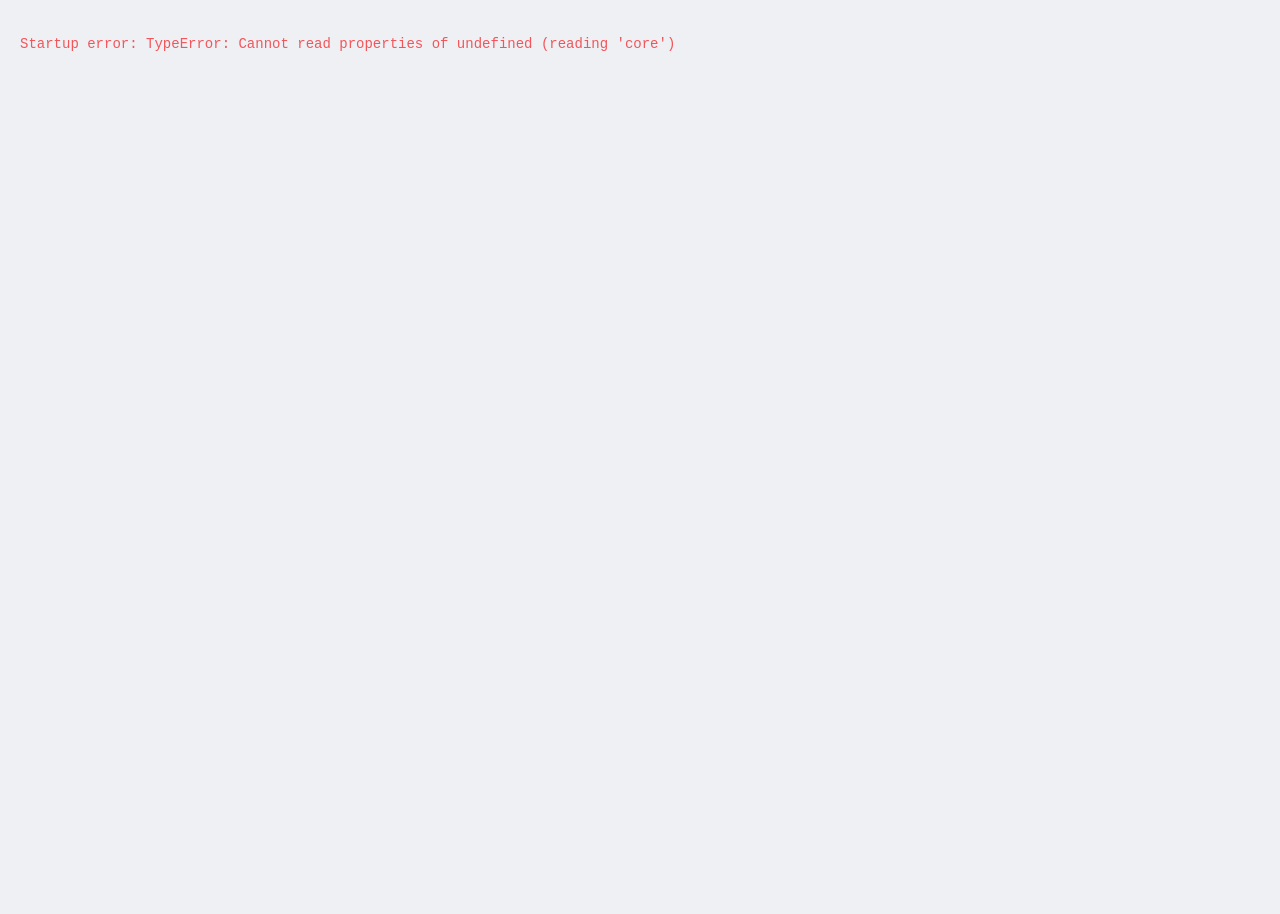
<file: ui/index.html>
<!doctype html>
<html lang="en">
<head>
  <meta charset="utf-8">
  <meta name="viewport" content="width=device-width, initial-scale=1">
  <title>MINI KEYBOARD</title>
  <link rel="stylesheet" href="styles.css">
  <script type="module" src="app.js"></script>
</head>
<body>
  <div class="app">
    <header class="topbar">
      <div class="brand"><img src="icon.svg" alt=""><span>MINI KEYBOARD</span></div>
      <div class="device-pill" id="device"><span class="dot"></span><span class="name">…</span><span class="meta"></span></div>
      <div class="spacer"></div>
      <select class="select" id="model"></select>
      <div class="sep"></div>
      <div class="group">
        <button class="btn icon ghost" id="btn-new"></button>
        <button class="btn icon ghost" id="btn-open"></button>
        <button class="btn icon ghost" id="btn-save"></button>
      </div>
      <div class="sep"></div>
      <button class="btn" id="btn-read"></button>
      <button class="btn primary" id="btn-write"></button>
      <div class="sep"></div>
      <select class="select lang" id="lang"></select>
      <div class="progress" id="progress"></div>
    </header>
    <main class="main" id="main">
      <section class="stage" id="stage"></section>
      <aside class="inspector" id="inspector"></aside>
    </main>
  </div>
  <div class="toasts" id="toasts"></div>
  <div id="modal-root"></div>
</body>
</html>
</file>
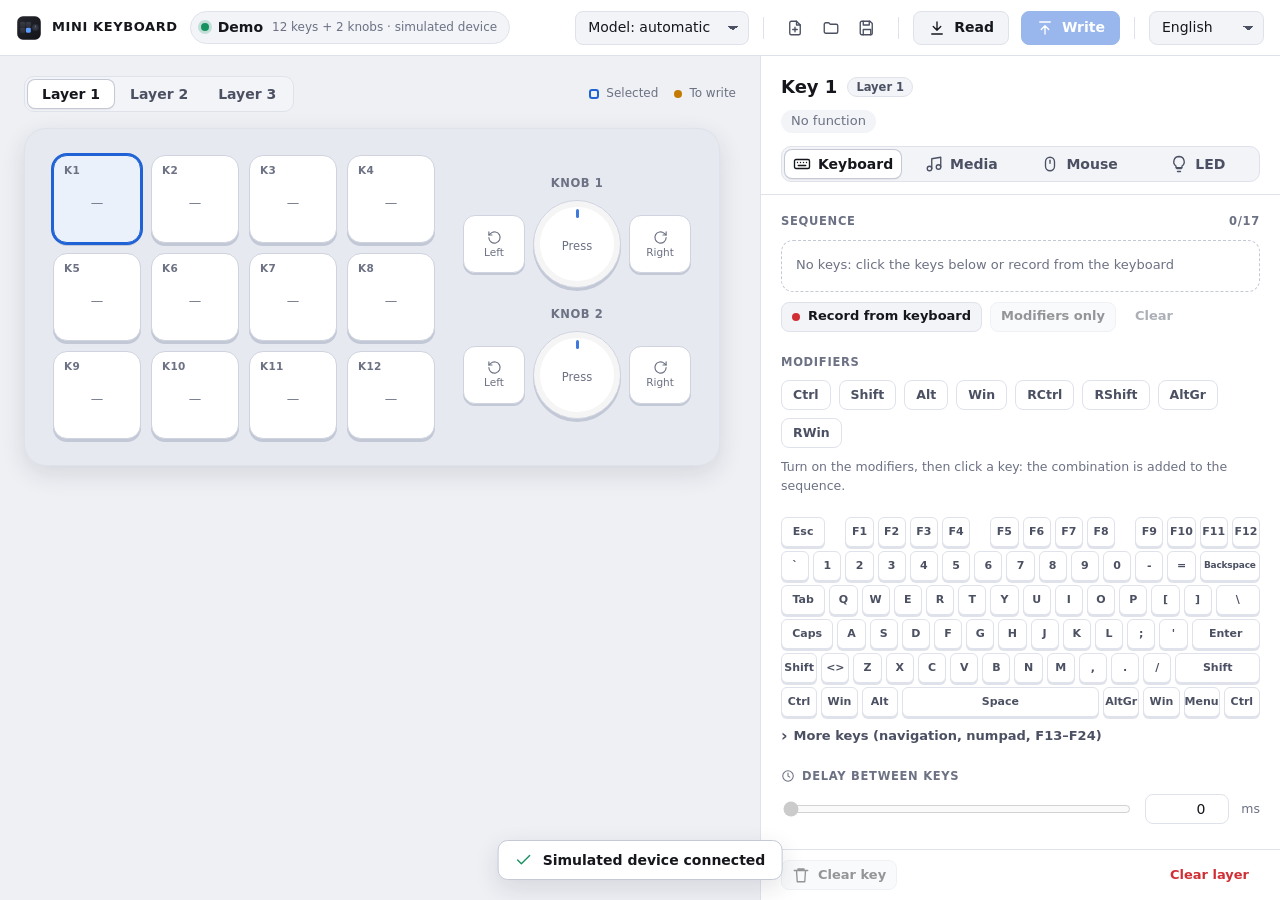
<file: dev/preview.html>
<!doctype html>
<html lang="en">
<head>
  <meta charset="utf-8">
  <meta name="viewport" content="width=device-width, initial-scale=1">
  <title>MINI KEYBOARD (preview)</title>
  <link rel="stylesheet" href="../ui/styles.css">
  <script src="mock.js"></script>
  <script type="module" src="../ui/app.js"></script>
</head>
<body>
  <!-- keep in sync with ui/index.html (body only) -->
  <div class="app">
    <header class="topbar">
      <div class="brand"><img src="../ui/icon.svg" alt=""><span>MINI KEYBOARD</span></div>
      <div class="device-pill" id="device"><span class="dot"></span><span class="name">…</span><span class="meta"></span></div>
      <div class="spacer"></div>
      <select class="select" id="model"></select>
      <div class="sep"></div>
      <div class="group">
        <button class="btn icon ghost" id="btn-new"></button>
        <button class="btn icon ghost" id="btn-open"></button>
        <button class="btn icon ghost" id="btn-save"></button>
      </div>
      <div class="sep"></div>
      <button class="btn" id="btn-read"></button>
      <button class="btn primary" id="btn-write"></button>
      <div class="sep"></div>
      <select class="select lang" id="lang"></select>
      <div class="progress" id="progress"></div>
    </header>
    <main class="main" id="main">
      <section class="stage" id="stage"></section>
      <aside class="inspector" id="inspector"></aside>
    </main>
  </div>
  <div class="toasts" id="toasts"></div>
  <div id="modal-root"></div>
</body>
</html>
</file>
<file: ui/styles.css>
/* MINI KEYBOARD – graphite UI, single blue accent. Tokens first, components after. */
:root {
  color-scheme: dark;
  --bg: #0d0e11;
  --bg-elev: #131519;
  --panel: #191b20;
  --panel-2: #20232a;
  --line: #292c34;
  --line-strong: #3a3e49;
  --text: #e9eaee;
  --text-2: #a6aab6;
  --text-3: #7d8190;
  --accent: #5b9cff;
  --accent-2: #8dbaff;
  --accent-btn: #3574e8;
  --accent-btn-hover: #4a85f2;
  --accent-soft: rgba(91, 156, 255, 0.16);
  --ok: #3ecf8e;
  --warn: #e8a53c;
  --danger: #f06a6e;
  --danger-soft: rgba(240, 106, 110, 0.14);
  --cap: #23262e;
  --cap-edge: #343845;
  --cap-shadow: #0a0b0d;
  --device: #15171c;
  --shadow: 0 8px 24px rgba(0, 0, 0, 0.35);
  --radius: 12px;
  --radius-sm: 8px;
  --font: "Inter", "Cantarell", "Noto Sans", system-ui, sans-serif;
  --mono: "JetBrains Mono", "Fira Code", "DejaVu Sans Mono", ui-monospace, monospace;
  --cap-size: 88px;
}

@media (prefers-color-scheme: light) {
  :root {
    color-scheme: light;
    --bg: #eef0f4;
    --bg-elev: #ffffff;
    --panel: #ffffff;
    --panel-2: #f2f4f8;
    --line: #dfe2ea;
    --line-strong: #c5c9d6;
    --text: #15171c;
    --text-2: #4b5062;
    --text-3: #6c7183;
    --accent: #1f62d6;
    --accent-2: #1f62d6;
    --accent-btn: #1f62d6;
    --accent-btn-hover: #2f70e4;
    --accent-soft: rgba(31, 98, 214, 0.1);
    --ok: #16915f;
    --warn: #c47a00;
    --danger: #cf2f35;
    --danger-soft: rgba(207, 47, 53, 0.1);
    --cap: #ffffff;
    --cap-edge: #cfd3df;
    --cap-shadow: #c3c8d6;
    --device: #e6e9f0;
    --shadow: 0 8px 24px rgba(30, 36, 60, 0.12);
  }
}

* { box-sizing: border-box; }
html, body { height: 100%; margin: 0; }
body {
  background: var(--bg);
  color: var(--text);
  font: 14px/1.45 var(--font);
  -webkit-font-smoothing: antialiased;
  user-select: none;
  overflow: hidden;
}
button, input, select { font: inherit; color: inherit; }
button { cursor: pointer; }
:focus-visible { outline: 2px solid var(--accent); outline-offset: 2px; }
svg.i { width: 18px; height: 18px; flex: none; stroke: currentColor; fill: none; stroke-width: 1.8;
  stroke-linecap: round; stroke-linejoin: round; }

/* ---------- app shell ---------- */
.app { display: grid; grid-template-rows: 56px 1fr; height: 100vh; }
.topbar {
  display: flex; align-items: center; gap: 12px; padding: 0 16px; min-width: 0;
  border-bottom: 1px solid var(--line); background: var(--bg-elev); position: relative;
}
.brand { display: flex; align-items: center; gap: 10px; font-weight: 650; font-size: 13px; letter-spacing: 0.6px; white-space: nowrap; }
.brand img { width: 26px; height: 26px; border-radius: 7px; }
.spacer { flex: 1; }
.progress { position: absolute; left: 0; bottom: -1px; height: 2px; background: var(--accent);
  width: 0; transition: width 0.2s ease, opacity 0.3s; opacity: 0; }
.progress.on { opacity: 1; }

.device-pill {
  display: flex; align-items: center; gap: 9px; padding: 5px 12px 5px 10px; border-radius: 999px;
  background: var(--panel-2); border: 1px solid var(--line); min-width: 0; flex: 0 1 auto;
}
.device-pill .dot { width: 8px; height: 8px; border-radius: 50%; background: var(--text-3); flex: none; }
.device-pill.connected .dot { background: var(--ok); box-shadow: 0 0 0 3px color-mix(in srgb, var(--ok) 22%, transparent); }
.device-pill.permission .dot, .device-pill.error .dot { background: var(--warn); }
.device-pill .name { font-weight: 600; white-space: nowrap; }
.device-pill .meta { color: var(--text-3); font-size: 12px; white-space: nowrap; overflow: hidden; text-overflow: ellipsis; min-width: 0; }

.select {
  appearance: none; background-color: var(--panel-2); border: 1px solid var(--line); border-radius: var(--radius-sm);
  height: 34px; padding: 0 30px 0 12px; color: var(--text); max-width: 230px; text-overflow: ellipsis;
  background-image: linear-gradient(45deg, transparent 50%, var(--text-2) 50%),
    linear-gradient(135deg, var(--text-2) 50%, transparent 50%);
  background-position: calc(100% - 15px) 52%, calc(100% - 10px) 52%;
  background-size: 5px 5px; background-repeat: no-repeat;
}
.select:hover:not(:disabled) { border-color: var(--line-strong); }
.select:focus { outline: none; border-color: var(--accent); box-shadow: 0 0 0 3px var(--accent-soft); }
.select.lang { max-width: 128px; flex: none; }

.btn {
  display: inline-flex; align-items: center; gap: 8px; height: 34px; padding: 0 14px; border-radius: var(--radius-sm);
  border: 1px solid var(--line); background: var(--panel-2); color: var(--text); font-weight: 550;
  transition: background 0.15s, border-color 0.15s, transform 0.05s, opacity 0.15s; white-space: nowrap;
}
.btn:hover:not(:disabled) { border-color: var(--line-strong); background: var(--panel); }
.btn:active:not(:disabled) { transform: translateY(1px); }
.btn:disabled { opacity: 0.45; cursor: default; }
.btn.primary { background: var(--accent-btn); border-color: var(--accent-btn); color: #fff; }
.btn.primary:hover:not(:disabled) { background: var(--accent-btn-hover); border-color: var(--accent-btn-hover); }
.btn.ghost { background: transparent; border-color: transparent; color: var(--text-2); }
.btn.ghost:hover:not(:disabled) { background: var(--panel-2); color: var(--text); border-color: transparent; }
.btn.icon { width: 34px; padding: 0; justify-content: center; }
.btn.danger { color: var(--danger); }
.btn.danger.primary { background: var(--danger); border-color: var(--danger); color: #fff; }
.btn.sm { height: 30px; padding: 0 10px; font-size: 13px; }
.btn.rec.on { background: var(--danger-soft); border-color: var(--danger); color: var(--danger); }
.btn.rec.on .recdot { animation: pulse 1s infinite; }
.recdot { width: 8px; height: 8px; border-radius: 50%; background: var(--danger); }
@keyframes pulse { 50% { opacity: 0.25; } }
.badge { min-width: 20px; height: 20px; padding: 0 6px; border-radius: 10px; background: rgba(255, 255, 255, 0.22);
  font-size: 12px; font-weight: 650; display: inline-grid; place-items: center; }
.group { display: flex; gap: 2px; align-items: center; }
.sep { width: 1px; height: 22px; background: var(--line); margin: 0 2px; flex: none; }

/* ---------- main ---------- */
.main { display: grid; grid-template-columns: minmax(0, 1fr) 520px; min-height: 0; }
.main.locked { pointer-events: none; }
.main.locked .stage, .main.locked .inspector { opacity: 0.6; transition: opacity 0.2s; }

.stage { padding: 20px 24px 24px; overflow: auto; display: flex; flex-direction: column; gap: 16px; min-width: 0; }
.stage-head { display: flex; align-items: center; gap: 14px; flex-wrap: wrap; }

.segmented { display: inline-flex; padding: 3px; gap: 2px; background: var(--panel-2); border: 1px solid var(--line);
  border-radius: 10px; }
.segmented button {
  border: 0; background: transparent; color: var(--text-2); padding: 0 14px; height: 28px; border-radius: 7px;
  font-weight: 550; display: inline-flex; align-items: center; gap: 7px; position: relative; white-space: nowrap;
}
.segmented button:hover:not(:disabled) { color: var(--text); }
.segmented button:disabled { opacity: 0.4; cursor: default; }
.segmented button.on { background: var(--bg-elev); color: var(--text); box-shadow: 0 0 0 1px var(--line-strong), 0 1px 2px rgba(0, 0, 0, 0.18); }
.segmented button .pip { width: 6px; height: 6px; border-radius: 50%; background: var(--warn); }
.segmented.full { display: flex; }
.segmented.full button { flex: 1; justify-content: center; padding: 0 6px; }

.banner {
  display: flex; align-items: center; gap: 12px; padding: 11px 14px; border-radius: var(--radius);
  background: var(--panel); border: 1px solid var(--line); color: var(--text-2);
}
.banner .i { color: var(--text-3); }
.banner.warn { border-color: color-mix(in srgb, var(--warn) 50%, transparent); background: color-mix(in srgb, var(--warn) 9%, var(--panel)); color: var(--text); }
.banner.warn .i { color: var(--warn); }
.banner .grow { flex: 1; }

/* device body */
.device {
  align-self: flex-start; max-width: 100%; display: flex; gap: 28px; align-items: center; padding: 26px 28px;
  border-radius: 22px; background: var(--device); border: 1px solid var(--line); box-shadow: var(--shadow);
}
.device.stack { flex-direction: column; align-items: stretch; gap: 22px; }
.keys { display: grid; gap: 10px; grid-template-columns: repeat(var(--cols, 4), minmax(0, var(--cap-size))); min-width: 0; }
.knobs { display: flex; flex-direction: column; gap: 18px; flex: none; }
.device.stack .knobs { flex-direction: row; flex-wrap: wrap; justify-content: center; gap: 18px 30px;
  padding-top: 20px; border-top: 1px solid var(--line); }

.cap {
  width: 100%; aspect-ratio: 1; border-radius: 14px; border: 1px solid var(--cap-edge); position: relative; min-width: 0;
  background: var(--cap); color: var(--text); box-shadow: 0 3px 0 var(--cap-shadow);
  display: flex; flex-direction: column; justify-content: center; align-items: center; padding: 14px 6px 8px;
  transition: transform 0.08s, border-color 0.15s, box-shadow 0.15s;
}
.cap:hover { border-color: var(--line-strong); transform: translateY(-1px); }
.cap:active { transform: translateY(2px); box-shadow: 0 1px 0 var(--cap-shadow); }
.cap .id { position: absolute; top: 7px; left: 10px; font-size: 10.5px; color: var(--text-3); font-weight: 600; letter-spacing: 0.3px; }
.cap .lbl { font-size: 12.5px; font-weight: 600; text-align: center; line-height: 1.2; overflow: hidden; max-width: 100%;
  display: -webkit-box; -webkit-line-clamp: 3; -webkit-box-orient: vertical; overflow-wrap: break-word; }
.cap .lbl.empty { color: var(--text-3); font-weight: 500; }
.cap .kind { position: absolute; bottom: 6px; right: 8px; color: var(--text-3); }
.cap .kind .i { width: 13px; height: 13px; }
.cap.dirty::after, .dial.dirty::after, .turn.dirty::after { content: ""; position: absolute; top: 7px; right: 7px; width: 8px; height: 8px;
  border-radius: 50%; background: var(--warn); box-shadow: 0 0 0 2px var(--cap); }
.cap.sel, .dial.sel, .turn.sel { border-color: var(--accent); background: color-mix(in srgb, var(--accent) 9%, var(--cap));
  box-shadow: 0 0 0 2px var(--accent), 0 3px 0 var(--cap-shadow); }

.knob { display: grid; grid-template-columns: 62px 88px 62px; align-items: center; gap: 8px; }
.knob-title { grid-column: 1 / -1; font-size: 11.5px; color: var(--text-3); font-weight: 650; text-align: center;
  text-transform: uppercase; letter-spacing: 0.6px; }
.dial {
  width: 88px; height: 88px; border-radius: 50%; position: relative; border: 1px solid var(--cap-edge);
  background: var(--cap); box-shadow: 0 3px 0 var(--cap-shadow), inset 0 0 0 6px color-mix(in srgb, var(--text) 4%, transparent);
  display: grid; place-items: center; padding: 14px; text-align: center; transition: transform 0.08s, border-color 0.15s;
}
.dial:hover { border-color: var(--line-strong); }
.dial:active { transform: translateY(2px); box-shadow: 0 1px 0 var(--cap-shadow); }
.dial::before { content: ""; position: absolute; top: 8px; left: 50%; width: 3px; height: 9px; margin-left: -1.5px;
  border-radius: 2px; background: var(--accent); opacity: 0.85; }
.dial .lbl { font-size: 11.5px; font-weight: 600; line-height: 1.15; margin-top: 6px; max-width: 100%; overflow: hidden;
  display: -webkit-box; -webkit-line-clamp: 2; -webkit-box-orient: vertical; overflow-wrap: anywhere; }
.dial .lbl.empty { color: var(--text-3); font-weight: 500; }
.dial.ghost { border-style: dashed; background: transparent; box-shadow: none; opacity: 0.5; }
.dial.ghost::before { display: none; }
.turn {
  height: 58px; border-radius: 12px; border: 1px solid var(--cap-edge); position: relative; min-width: 0;
  background: var(--cap); padding: 6px 3px;
  display: flex; flex-direction: column; align-items: center; justify-content: center; gap: 2px;
  box-shadow: 0 2px 0 var(--cap-shadow); transition: transform 0.08s, border-color 0.15s;
}
.turn:hover { border-color: var(--line-strong); }
.turn:active { transform: translateY(1px); box-shadow: 0 1px 0 var(--cap-shadow); }
.turn .i { width: 15px; height: 15px; color: var(--text-3); }
.turn.sel .i { color: var(--accent-2); }
.turn .lbl { font-size: 10.5px; font-weight: 600; text-align: center; line-height: 1.1; overflow: hidden; max-width: 100%;
  display: -webkit-box; -webkit-line-clamp: 2; -webkit-box-orient: vertical; overflow-wrap: anywhere; }
.turn .lbl.empty { color: var(--text-3); font-weight: 500; }
.turn.ghost { visibility: hidden; }
.dirty::after { pointer-events: none; }
.turn.dirty::after { top: 5px; right: 5px; }

.legend { display: flex; gap: 16px; color: var(--text-3); font-size: 12px; flex-wrap: wrap; }
.legend span { display: inline-flex; align-items: center; gap: 7px; }
.legend .sw { display: inline-block; width: 10px; height: 10px; border-radius: 3px; border: 2px solid var(--accent); }
.legend .sw.dirty { border: 0; width: 8px; height: 8px; border-radius: 50%; background: var(--warn); }

/* ---------- inspector ---------- */
.inspector { border-left: 1px solid var(--line); background: var(--bg-elev); display: flex; flex-direction: column; min-height: 0; min-width: 0; }
.insp-head { padding: 18px 20px 12px; display: flex; flex-direction: column; gap: 8px; min-width: 0; }
.insp-head h1 { margin: 0; font-size: 18px; font-weight: 650; display: flex; align-items: center; gap: 10px; min-width: 0; }
.insp-head h1 .layer-tag { font-size: 11.5px; font-weight: 600; color: var(--text-2); background: var(--panel-2);
  border: 1px solid var(--line); padding: 1px 8px; border-radius: 999px; white-space: nowrap; }
.current { display: flex; align-items: center; gap: 10px; color: var(--text-2); min-height: 26px; min-width: 0; }
.current code { font-family: var(--mono); font-size: 12px; color: var(--text-3); overflow: hidden; text-overflow: ellipsis; white-space: nowrap; min-width: 0; }
.chip-now { padding: 2px 10px; border-radius: 999px; background: var(--accent-soft); color: var(--accent-2);
  font-weight: 600; font-size: 13px; white-space: nowrap; overflow: hidden; text-overflow: ellipsis; max-width: 70%; flex: none; }
.chip-now.none { background: var(--panel-2); color: var(--text-3); font-weight: 500; }
.insp-tabs { padding: 0 20px 12px; }
.insp-body { flex: 1; overflow: auto; padding: 8px 20px 20px; display: flex; flex-direction: column; gap: 22px;
  border-top: 1px solid var(--line); }
.insp-foot { padding: 10px 20px; border-top: 1px solid var(--line); display: flex; gap: 8px; align-items: center; }

.section { display: flex; flex-direction: column; gap: 10px; }
.insp-body > .section:first-child { padding-top: 10px; }
.section > label, .section-title { font-size: 11.5px; text-transform: uppercase; letter-spacing: 0.7px; color: var(--text-3);
  font-weight: 650; display: flex; align-items: center; gap: 7px; }
.section > label .i { width: 14px; height: 14px; }
.section-title .grow { flex: 1; }
.hint { color: var(--text-3); font-size: 12.5px; }

.seq {
  min-height: 52px; border: 1px dashed var(--line-strong); border-radius: var(--radius); padding: 8px; display: flex;
  flex-wrap: wrap; gap: 6px; align-items: center; background: var(--panel);
}
.seq.has { border-style: solid; border-color: var(--line); }
.seq .empty { color: var(--text-3); padding: 0 6px; font-size: 13px; }
.chord { display: inline-flex; align-items: center; gap: 4px; padding: 3px 3px 3px 7px; border-radius: var(--radius-sm);
  background: var(--panel-2); border: 1px solid var(--line); font-weight: 600; font-size: 13px; }
.chord kbd { font: inherit; padding: 0 6px; border-radius: 5px; background: var(--bg-elev); border: 1px solid var(--line);
  border-bottom-width: 2px; font-size: 12px; }
.chord .plus { color: var(--text-3); font-size: 11px; }
.chord button { border: 0; background: transparent; color: var(--text-3); width: 20px; height: 20px; border-radius: 5px;
  display: grid; place-items: center; padding: 0; }
.chord button:hover { background: var(--danger-soft); color: var(--danger); }
.chord button .i { width: 13px; height: 13px; }
.arrow { color: var(--text-3); font-size: 12px; }

.row { display: flex; gap: 8px; flex-wrap: wrap; align-items: center; }
.toggle {
  height: 30px; padding: 0 11px; border-radius: var(--radius-sm); border: 1px solid var(--line); background: var(--panel);
  color: var(--text-2); font-weight: 600; font-size: 12.5px;
}
.toggle:hover { color: var(--text); border-color: var(--line-strong); }
.toggle.on { background: var(--accent-soft); border-color: var(--accent); color: var(--accent-2); }

.text-input {
  width: 100%; height: 36px; border-radius: var(--radius-sm); border: 1px solid var(--line); background: var(--panel);
  padding: 0 12px; font-family: var(--mono); font-size: 13px; user-select: text;
}
.text-input:focus { outline: none; border-color: var(--accent); box-shadow: 0 0 0 3px var(--accent-soft); }
.text-input.bad { border-color: var(--danger); }
.error { color: var(--danger); font-size: 12.5px; min-height: 18px; }

/* virtual keyboard: 15 units wide, 4 grid columns per unit */
.vk { display: grid; grid-template-columns: repeat(60, minmax(0, 1fr)); gap: 4px; }
.vk button {
  height: 30px; border-radius: 6px; border: 1px solid var(--line); background: var(--panel);
  font-size: 11px; font-weight: 600; color: var(--text-2); padding: 0; min-width: 0; overflow: hidden;
  box-shadow: 0 2px 0 var(--line);
}
.vk button:hover { color: var(--text); border-color: var(--line-strong); }
.vk button:active { transform: translateY(1px); box-shadow: none; }
.vk button.mod.on { background: var(--accent-soft); border-color: var(--accent); color: var(--accent-2); }
.vk button.tight { font-size: 9px; line-height: 1.05; letter-spacing: -0.2px; }
.vk .gap { visibility: hidden; }
.more-keys { display: flex; flex-wrap: wrap; gap: 5px; }
.more-keys button { height: 28px; padding: 0 9px; border-radius: 6px; border: 1px solid var(--line); background: var(--panel);
  font-size: 12px; font-weight: 600; color: var(--text-2); }
.more-keys button:hover { color: var(--text); border-color: var(--line-strong); }
details summary { cursor: pointer; color: var(--text-2); font-weight: 600; font-size: 13px; list-style: none;
  display: flex; align-items: center; gap: 6px; }
details summary::-webkit-details-marker { display: none; }
details summary:hover { color: var(--text); }
details summary::before { content: "›"; display: inline-block; transition: transform 0.15s; font-size: 16px; line-height: 1; }
details[open] summary::before { transform: rotate(90deg); }
details > div { margin-top: 10px; }

.slider-row { display: flex; align-items: center; gap: 12px; }
input[type=range] { flex: 1; min-width: 0; accent-color: var(--accent); }
.num { width: 84px; height: 30px; border-radius: var(--radius-sm); border: 1px solid var(--line); background: var(--panel);
  padding: 0 8px; text-align: right; user-select: text; }
.num:focus { outline: none; border-color: var(--accent); }

.tiles { display: grid; grid-template-columns: repeat(3, minmax(0, 1fr)); gap: 8px; }
.tile {
  border: 1px solid var(--line); background: var(--panel); border-radius: var(--radius); padding: 12px 8px;
  display: flex; flex-direction: column; align-items: center; justify-content: center; gap: 8px; color: var(--text-2); font-weight: 600;
  font-size: 12.5px; text-align: center; transition: border-color 0.15s, background 0.15s; min-height: 72px; min-width: 0;
}
.tile .i { width: 21px; height: 21px; }
.tile:hover { color: var(--text); border-color: var(--line-strong); }
.tile.on { border-color: var(--accent); background: var(--accent-soft); color: var(--accent-2); }

.options { display: flex; flex-direction: column; gap: 6px; }
.option {
  display: flex; align-items: flex-start; gap: 12px; padding: 10px 12px; border-radius: 10px; border: 1px solid var(--line);
  background: var(--panel); text-align: left; color: var(--text-2); font-size: 13px; line-height: 1.35;
}
.option:hover { border-color: var(--line-strong); }
.option .radio { width: 16px; height: 16px; border-radius: 50%; border: 2px solid var(--line-strong); flex: none; margin-top: 1px; }
.option.on { border-color: var(--accent); color: var(--text); background: var(--accent-soft); }
.option.on .radio { border-color: var(--accent); box-shadow: inset 0 0 0 3px var(--bg-elev); background: var(--accent); }
.option b { color: var(--text); font-weight: 600; }
.swatches { display: flex; gap: 10px; flex-wrap: wrap; }
.swatch { width: 32px; height: 32px; border-radius: 50%; border: 0; padding: 0; position: relative;
  box-shadow: inset 0 0 0 1px rgba(0, 0, 0, 0.2); }
.swatch.on { outline: 2px solid var(--text); outline-offset: 2px; }
.swatches.disabled { opacity: 0.35; pointer-events: none; }

/* ---------- overlays ---------- */
.toasts { position: fixed; bottom: 20px; left: 50%; transform: translateX(-50%); display: flex; flex-direction: column;
  gap: 8px; align-items: center; z-index: 50; pointer-events: none; }
.toast {
  display: flex; align-items: center; gap: 10px; padding: 9px 16px; border-radius: 10px; background: var(--bg-elev);
  border: 1px solid var(--line-strong); box-shadow: var(--shadow); font-weight: 550; animation: up 0.2s ease;
}
.toast.ok .i { color: var(--ok); }
.toast.err .i { color: var(--danger); }
.toast.info .i { color: var(--accent-2); }
@keyframes up { from { transform: translateY(8px); opacity: 0; } }

.modal-back { position: fixed; inset: 0; background: rgba(5, 6, 10, 0.5); display: grid; place-items: center; z-index: 40;
  animation: fade 0.15s; }
@keyframes fade { from { opacity: 0; } }
.modal { width: min(500px, calc(100vw - 40px)); background: var(--bg-elev); border: 1px solid var(--line-strong);
  border-radius: 16px; box-shadow: 0 20px 50px rgba(0, 0, 0, 0.4); padding: 22px; display: flex; flex-direction: column; gap: 14px; }
.modal h3 { margin: 0; font-size: 17px; }
.modal p { margin: 0; color: var(--text-2); }
.modal pre { margin: 0; padding: 12px; border-radius: 10px; background: var(--panel-2); border: 1px solid var(--line);
  font-family: var(--mono); font-size: 12px; white-space: pre-wrap; user-select: text; }
.modal .actions { display: flex; justify-content: flex-end; gap: 8px; margin-top: 4px; }

::-webkit-scrollbar { width: 10px; height: 10px; }
::-webkit-scrollbar-thumb { background: var(--line-strong); border-radius: 10px; border: 2px solid transparent; background-clip: content-box; }

@media (max-width: 1180px) {
  .main { grid-template-columns: minmax(0, 1fr) 420px; }
  .stage { padding: 16px; }
  .device { padding: 20px; gap: 20px; }
  .keys { gap: 8px; }
  .cap { padding: 14px 4px 6px; }
  .cap .kind { display: none; }
  .cap .lbl { font-size: 12px; }
  .brand span { display: none; }
  .device-pill .meta { display: none; }
  .vk { gap: 3px; }
  .vk button { font-size: 10.5px; height: 28px; }
  .insp-head, .insp-tabs, .insp-body, .insp-foot { padding-left: 16px; padding-right: 16px; }
}
@media (max-width: 1060px) {
  .btn .badge { margin-left: 0; }
  .device:not(.stack) { flex-direction: column; align-items: stretch; }
  .device:not(.stack) .knobs { flex-direction: row; flex-wrap: wrap; justify-content: center; gap: 14px 24px;
    padding-top: 16px; border-top: 1px solid var(--line); }
}
</file>
